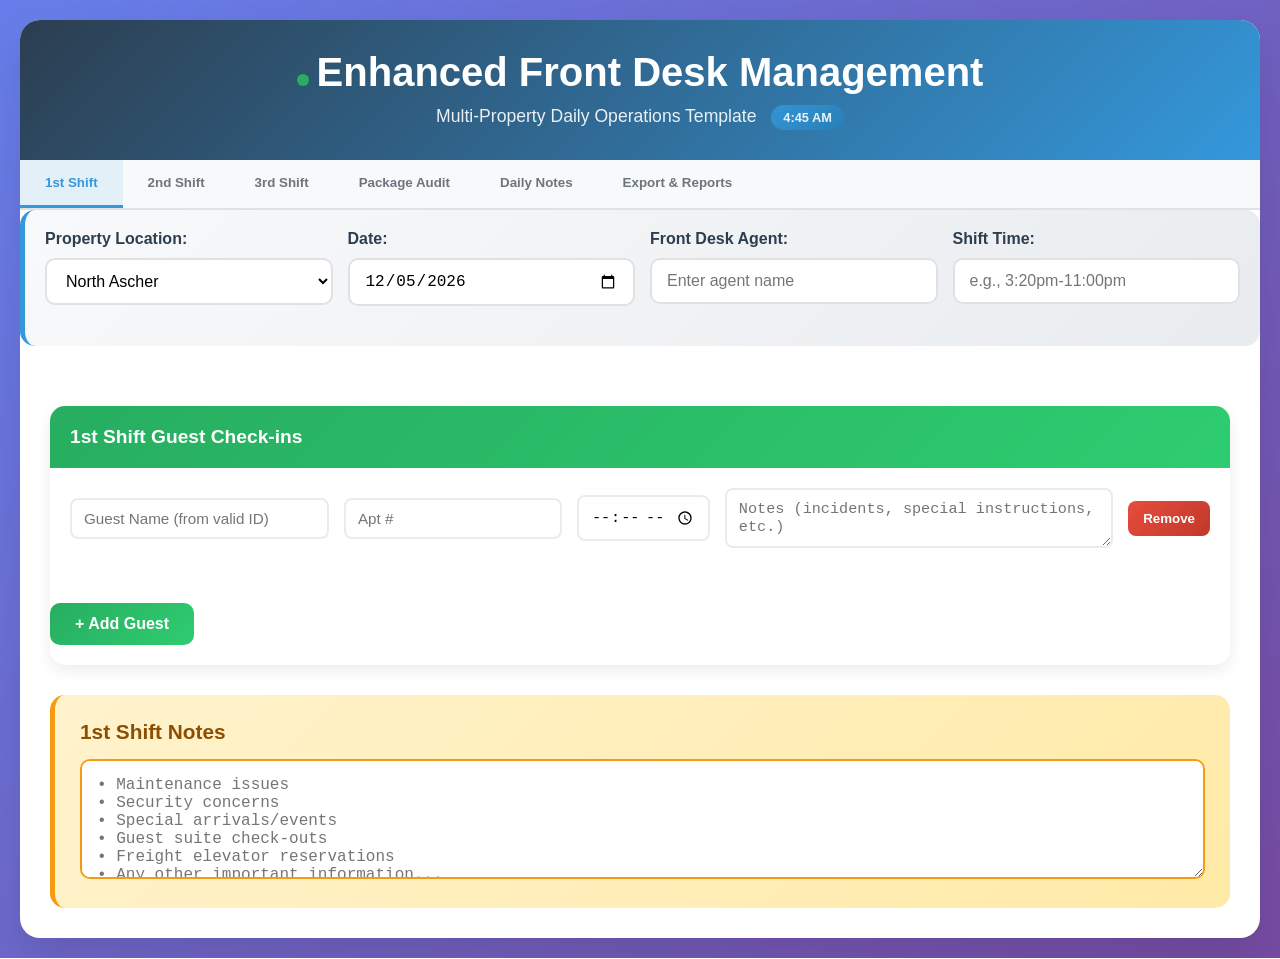
<file: replit-setup/index.html>
<!DOCTYPE html>
<html lang="en">
<head>
    <meta charset="UTF-8">
    <meta name="viewport" content="width=device-width, initial-scale=1.0">
    <title>Enhanced Front Desk Management Template</title>
    <link rel="stylesheet" href="style.css">
</head>
<body>
    <div class="container">
        <div class="header">
            <h1><span class="status-indicator"></span>Enhanced Front Desk Management</h1>
            <p>Multi-Property Daily Operations Template <span class="time-badge" id="currentTime"></span></p>
        </div>

        <div class="tabs">
            <button class="tab-btn active" onclick="showTab('shift1')">1st Shift</button>
            <button class="tab-btn" onclick="showTab('shift2')">2nd Shift</button>
            <button class="tab-btn" onclick="showTab('shift3')">3rd Shift</button>
            <button class="tab-btn" onclick="showTab('packages')">Package Audit</button>
            <button class="tab-btn" onclick="showTab('notes')">Daily Notes</button>
            <button class="tab-btn" onclick="showTab('export')">Export & Reports</button>
        </div>

        <!-- Property Selector (appears on all tabs) -->
        <div class="property-selector">
            <div class="form-grid">
                <div>
                    <label for="propertySelect">Property Location:</label>
                    <select id="propertySelect" onchange="updateProperty()">
                        <option value="north-ascher">North Ascher</option>
                        <option value="property-2">Property 2</option>
                        <option value="property-3">Property 3</option>
                        <option value="property-4">Property 4</option>
                        <option value="property-5">Property 5</option>
                        <option value="property-6">Property 6</option>
                        <option value="property-7">Property 7</option>
                        <option value="property-8">Property 8</option>
                        <option value="property-9">Property 9</option>
                        <option value="property-10">Property 10</option>
                        <option value="property-11">Property 11</option>
                        <option value="property-12">Property 12</option>
                    </select>
                </div>
                <div>
                    <label for="dateInput">Date:</label>
                    <input type="date" id="dateInput">
                </div>
                <div>
                    <label for="agentName">Front Desk Agent:</label>
                    <input type="text" id="agentName" placeholder="Enter agent name">
                </div>
                <div>
                    <label for="shiftTime">Shift Time:</label>
                    <input type="text" id="shiftTime" placeholder="e.g., 3:20pm-11:00pm">
                </div>
            </div>
        </div>

        <!-- 1st Shift Tab -->
        <div class="tab-content active" id="shift1">
            <div class="guest-log">
                <div class="guest-log-header">
                    1st Shift Guest Check-ins
                </div>
                <div id="shift1Guests">
                    <div class="guest-entry">
                        <div class="guest-form">
                            <input type="text" placeholder="Guest Name (from valid ID)" required>
                            <input type="text" placeholder="Apt #" required>
                            <input type="time" required>
                            <textarea placeholder="Notes (incidents, special instructions, etc.)" rows="2"></textarea>
                            <button class="btn" onclick="removeGuest(this)">Remove</button>
                        </div>
                    </div>
                </div>
                <button class="btn-add" onclick="addGuest('shift1Guests')">+ Add Guest</button>
            </div>

            <div class="notes-section">
                <h3>1st Shift Notes</h3>
                <textarea id="shift1Notes" placeholder="• Maintenance issues&#10;• Security concerns&#10;• Special arrivals/events&#10;• Guest suite check-outs&#10;• Freight elevator reservations&#10;• Any other important information..."></textarea>
            </div>
        </div>

        <!-- 2nd Shift Tab -->
        <div class="tab-content" id="shift2">
            <div class="guest-log">
                <div class="guest-log-header">
                    2nd Shift Guest Check-ins
                </div>
                <div id="shift2Guests">
                    <div class="guest-entry">
                        <div class="guest-form">
                            <input type="text" placeholder="Guest Name (from valid ID)" required>
                            <input type="text" placeholder="Apt #" required>
                            <input type="time" required>
                            <textarea placeholder="Notes (incidents, special instructions, etc.)" rows="2"></textarea>
                            <button class="btn" onclick="removeGuest(this)">Remove</button>
                        </div>
                    </div>
                </div>
                <button class="btn-add" onclick="addGuest('shift2Guests')">+ Add Guest</button>
            </div>

            <div class="notes-section">
                <h3>2nd Shift Notes</h3>
                <textarea id="shift2Notes" placeholder="• Maintenance issues&#10;• Security concerns&#10;• Special arrivals/events&#10;• Guest suite check-ins&#10;• Freight elevator reservations&#10;• Delivery notifications&#10;• Any other important information..."></textarea>
            </div>
        </div>

        <!-- 3rd Shift Tab -->
        <div class="tab-content" id="shift3">
            <div class="guest-log">
                <div class="guest-log-header">
                    3rd Shift Guest Check-ins
                </div>
                <div id="shift3Guests">
                    <div class="guest-entry">
                        <div class="guest-form">
                            <input type="text" placeholder="Guest Name (from valid ID)" required>
                            <input type="text" placeholder="Apt #" required>
                            <input type="time" required>
                            <textarea placeholder="Notes (incidents, special instructions, etc.)" rows="2"></textarea>
                            <button class="btn" onclick="removeGuest(this)">Remove</button>
                        </div>
                    </div>
                </div>
                <button class="btn-add" onclick="addGuest('shift3Guests')">+ Add Guest</button>
            </div>

            <div class="notes-section">
                <h3>3rd Shift Notes</h3>
                <textarea id="shift3Notes" placeholder="• Maintenance issues&#10;• Security concerns&#10;• Special arrivals/events&#10;• Camera monitoring notes&#10;• Any other important information..."></textarea>
            </div>
        </div>

        <!-- Package Audit Tab -->
        <div class="tab-content" id="packages">
            <h2 style="margin-bottom: 20px; color: #2c3e50;">Package Audit System</h2>

            <!-- 1st Shift Packages -->
            <h3 style="color: #27ae60; margin: 20px 0 15px 0;">1st Shift Package Audit</h3>
            <div class="package-grid" id="shift1Packages">
                <div class="package-section">
                    <h4>Oversized</h4>
                    <input type="number" min="0" value="0" onchange="updatePackageTotal()">
                </div>
                <div class="package-section">
                    <h4>1st Shelf</h4>
                    <input type="number" min="0" value="0" onchange="updatePackageTotal()">
                </div>
                <div class="package-section">
                    <h4>2nd Shelf</h4>
                    <input type="number" min="0" value="0" onchange="updatePackageTotal()">
                </div>
                <div class="package-section">
                    <h4>3rd Shelf</h4>
                    <input type="number" min="0" value="0" onchange="updatePackageTotal()">
                </div>
                <div class="package-section">
                    <h4>4th Shelf</h4>
                    <input type="number" min="0" value="0" onchange="updatePackageTotal()">
                </div>
                <div class="package-section">
                    <h4>Bin 1</h4>
                    <input type="number" min="0" value="0" onchange="updatePackageTotal()">
                </div>
                <div class="package-section">
                    <h4>Bin 2</h4>
                    <input type="number" min="0" value="0" onchange="updatePackageTotal()">
                </div>
                <div class="package-section">
                    <h4>Bin 3</h4>
                    <input type="number" min="0" value="0" onchange="updatePackageTotal()">
                </div>
                <div class="package-section">
                    <h4>Bin 4</h4>
                    <input type="number" min="0" value="0" onchange="updatePackageTotal()">
                </div>
                <div class="package-section">
                    <h4>Bin 5</h4>
                    <input type="number" min="0" value="0" onchange="updatePackageTotal()">
                </div>
                <div class="package-section">
                    <h4>Bin 6</h4>
                    <input type="number" min="0" value="0" onchange="updatePackageTotal()">
                </div>
            </div>

            <!-- 2nd Shift Packages -->
            <h3 style="color: #e67e22; margin: 30px 0 15px 0;">2nd Shift Package Audit</h3>
            <div class="package-grid" id="shift2Packages">
                <div class="package-section">
                    <h4>Oversized</h4>
                    <input type="number" min="0" value="0" onchange="updatePackageTotal()">
                </div>
                <div class="package-section">
                    <h4>1st Shelf</h4>
                    <input type="number" min="0" value="0" onchange="updatePackageTotal()">
                </div>
                <div class="package-section">
                    <h4>2nd Shelf</h4>
                    <input type="number" min="0" value="0" onchange="updatePackageTotal()">
                </div>
                <div class="package-section">
                    <h4>3rd Shelf</h4>
                    <input type="number" min="0" value="0" onchange="updatePackageTotal()">
                </div>
                <div class="package-section">
                    <h4>4th Shelf</h4>
                    <input type="number" min="0" value="0" onchange="updatePackageTotal()">
                </div>
                <div class="package-section">
                    <h4>Bin 1</h4>
                    <input type="number" min="0" value="0" onchange="updatePackageTotal()">
                </div>
                <div class="package-section">
                    <h4>Bin 2</h4>
                    <input type="number" min="0" value="0" onchange="updatePackageTotal()">
                </div>
                <div class="package-section">
                    <h4>Bin 3</h4>
                    <input type="number" min="0" value="0" onchange="updatePackageTotal()">
                </div>
                <div class="package-section">
                    <h4>Bin 4</h4>
                    <input type="number" min="0" value="0" onchange="updatePackageTotal()">
                </div>
                <div class="package-section">
                    <h4>Bin 5</h4>
                    <input type="number" min="0" value="0" onchange="updatePackageTotal()">
                </div>
                <div class="package-section">
                    <h4>Bin 6</h4>
                    <input type="number" min="0" value="0" onchange="updatePackageTotal()">
                </div>
            </div>

            <!-- 3rd Shift Packages -->
            <h3 style="color: #9b59b6; margin: 30px 0 15px 0;">3rd Shift Package Audit</h3>
            <div class="package-grid" id="shift3Packages">
                <div class="package-section">
                    <h4>Oversized</h4>
                    <input type="number" min="0" value="0" onchange="updatePackageTotal()">
                </div>
                <div class="package-section">
                    <h4>1st Shelf</h4>
                    <input type="number" min="0" value="0" onchange="updatePackageTotal()">
                </div>
                <div class="package-section">
                    <h4>2nd Shelf</h4>
                    <input type="number" min="0" value="0" onchange="updatePackageTotal()">
                </div>
                <div class="package-section">
                    <h4>3rd Shelf</h4>
                    <input type="number" min="0" value="0" onchange="updatePackageTotal()">
                </div>
                <div class="package-section">
                    <h4>4th Shelf</h4>
                    <input type="number" min="0" value="0" onchange="updatePackageTotal()">
                </div>
                <div class="package-section">
                    <h4>Bin 1</h4>
                    <input type="number" min="0" value="0" onchange="updatePackageTotal()">
                </div>
                <div class="package-section">
                    <h4>Bin 2</h4>
                    <input type="number" min="0" value="0" onchange="updatePackageTotal()">
                </div>
                <div class="package-section">
                    <h4>Bin 3</h4>
                    <input type="number" min="0" value="0" onchange="updatePackageTotal()">
                </div>
                <div class="package-section">
                    <h4>Bin 4</h4>
                    <input type="number" min="0" value="0" onchange="updatePackageTotal()">
                </div>
                <div class="package-section">
                    <h4>Bin 5</h4>
                    <input type="number" min="0" value="0" onchange="updatePackageTotal()">
                </div>
                <div class="package-section">
                    <h4>Bin 6</h4>
                    <input type="number" min="0" value="0" onchange="updatePackageTotal()">
                </div>
            </div>

            <div class="package-total">
                Total Packages on Site: <span id="grandTotal">0</span>
            </div>
        </div>

        <!-- Daily Notes Tab -->
        <div class="tab-content" id="notes">
            <div class="checklist">
                <div class="checklist-header">
                    Daily Duties Checklist
                </div>
                <div class="checklist-item">
                    <input type="checkbox" id="duty1">
                    <label for="duty1">Cleaned Lobby/Hallways/Elevators (All Shifts)</label>
                </div>
                <div class="checklist-item">
                    <input type="checkbox" id="duty2">
                    <label for="duty2">Cleaned coffee area and refilled all supplies</label>
                </div>
                <div class="checklist-item">
                    <input type="checkbox" id="duty3">
                    <label for="duty3">Assisted residents, guests, and vendors</label>
                </div>
                <div class="checklist-item">
                    <input type="checkbox" id="duty4">
                    <label for="duty4">Confirmed all visitor and vendor access</label>
                </div>
                <div class="checklist-item">
                    <input type="checkbox" id="duty5">
                    <label for="duty5">Conducted package audit at beginning of shift</label>
                </div>
                <div class="checklist-item">
                    <input type="checkbox" id="duty6">
                    <label for="duty6">Organized and labeled incoming packages</label>
                </div>
                <div class="checklist-item">
                    <input type="checkbox" id="duty7">
                    <label for="duty7">Marked packages in Entry as picked up</label>
                </div>
                <div class="checklist-item">
                    <input type="checkbox" id="duty8">
                    <label for="duty8">Monitored cameras (3rd Shift task)</label>
                </div>
                <div class="checklist-item">
                    <input type="checkbox" id="duty9">
                    <label for="duty9">Charged concierge desk phone</label>
                </div>
                <div class="checklist-item">
                    <input type="checkbox" id="duty10">
                    <label for="duty10">Audited lock box at beginning and end of shift</label>
                </div>
            </div>

            <div class="notes-section" style="margin-top: 30px;">
                <h3>Engineering / Building Security Notes</h3>
                <textarea id="engineeringNotes" placeholder="• Building maintenance issues&#10;• Security incidents or concerns&#10;• Equipment malfunctions&#10;• Safety notifications&#10;• Any infrastructure-related notes..."></textarea>
            </div>

            <div class="notes-section">
                <h3>Resident/Front Desk Notes</h3>
                <textarea id="residentNotes" placeholder="• Resident requests&#10;• Visitor notifications&#10;• Package delivery notes&#10;• Special accommodations&#10;• Communication from management&#10;• Any resident-related information..."></textarea>
            </div>
        </div>

        <!-- Export & Reports Tab -->
        <div class="tab-content" id="export">
            <h2 style="margin-bottom: 20px; color: #2c3e50;">Export & Reports</h2>

            <div class="export-section">
                <h3 style="color: #155724; margin-bottom: 20px;">Export Options</h3>
                <p style="margin-bottom: 20px; color: #2c3e50;">Generate reports and export your daily data</p>

                <button class="export-btn" onclick="exportToPDF()">📄 Export to PDF</button>
                <button class="export-btn" onclick="printReport()">🖨️ Print Report</button>
                <button class="export-btn" onclick="saveToLocalStorage()">💾 Save Draft</button>
                <button class="export-btn" onclick="loadFromLocalStorage()">📂 Load Draft</button>
                <button class="export-btn" onclick="clearAll()">🗑️ Clear All Data</button>
            </div>

            <div class="notes-section" style="margin-top: 30px;">
                <h3>Report Summary</h3>
                <div id="reportSummary" style="background: white; padding: 20px; border-radius: 10px; margin-top: 15px;">
                    <p><strong>Property:</strong> <span id="summaryProperty">Not selected</span></p>
                    <p><strong>Date:</strong> <span id="summaryDate">Not set</span></p>
                    <p><strong>Agent:</strong> <span id="summaryAgent">Not set</span></p>
                    <p><strong>Total Guests (All Shifts):</strong> <span id="summaryGuests">0</span></p>
                    <p><strong>Total Packages:</strong> <span id="summaryPackages">0</span></p>
                    <p><strong>Checklist Completion:</strong> <span id="summaryChecklist">0/10</span></p>
                </div>
            </div>
        </div>
    </div>

    <script src="script.js"></script>
</body>
</html>
</file>
<file: replit-setup/style.css>
* {
    margin: 0;
    padding: 0;
    box-sizing: border-box;
}

body {
    font-family: 'Segoe UI', Tahoma, Geneva, Verdana, sans-serif;
    background: linear-gradient(135deg, #667eea 0%, #764ba2 100%);
    min-height: 100vh;
    padding: 20px;
}

.container {
    max-width: 1400px;
    margin: 0 auto;
    background: white;
    border-radius: 20px;
    box-shadow: 0 20px 40px rgba(0,0,0,0.1);
    overflow: hidden;
}

.header {
    background: linear-gradient(135deg, #2c3e50 0%, #3498db 100%);
    color: white;
    padding: 30px;
    text-align: center;
}

.header h1 {
    font-size: 2.5rem;
    margin-bottom: 10px;
    font-weight: 600;
}

.header p {
    font-size: 1.1rem;
    opacity: 0.9;
}

.tabs {
    display: flex;
    background: #f8f9fa;
    border-bottom: 2px solid #dee2e6;
    overflow-x: auto;
}

.tab-btn {
    background: none;
    border: none;
    padding: 15px 25px;
    cursor: pointer;
    font-weight: 600;
    color: #6c757d;
    transition: all 0.3s ease;
    white-space: nowrap;
    border-bottom: 3px solid transparent;
}

.tab-btn:hover {
    background: rgba(52, 152, 219, 0.1);
    color: #3498db;
}

.tab-btn.active {
    color: #3498db;
    border-bottom-color: #3498db;
    background: rgba(52, 152, 219, 0.1);
}

.tab-content {
    display: none;
    padding: 30px;
}

.tab-content.active {
    display: block;
}

.property-selector {
    margin-bottom: 30px;
    padding: 20px;
    background: linear-gradient(135deg, #f8f9fa 0%, #e9ecef 100%);
    border-radius: 15px;
    border-left: 5px solid #3498db;
}

.property-selector label {
    display: block;
    font-weight: 600;
    margin-bottom: 10px;
    color: #2c3e50;
}

.property-selector select, .property-selector input {
    width: 100%;
    padding: 12px 15px;
    border: 2px solid #dee2e6;
    border-radius: 10px;
    font-size: 1rem;
    transition: all 0.3s ease;
    background: white;
}

.property-selector select:focus, .property-selector input:focus {
    outline: none;
    border-color: #3498db;
    box-shadow: 0 0 0 3px rgba(52, 152, 219, 0.1);
}

.form-grid {
    display: grid;
    grid-template-columns: repeat(auto-fit, minmax(200px, 1fr));
    gap: 15px;
    margin-bottom: 20px;
}

.guest-log {
    background: white;
    border-radius: 15px;
    overflow: hidden;
    box-shadow: 0 5px 15px rgba(0,0,0,0.08);
}

.guest-log-header {
    background: linear-gradient(135deg, #27ae60 0%, #2ecc71 100%);
    color: white;
    padding: 20px;
    font-weight: 600;
    font-size: 1.2rem;
}

.guest-entry {
    padding: 20px;
    border-bottom: 1px solid #f1f2f6;
    transition: all 0.3s ease;
}

.guest-entry:hover {
    background: #f8f9fa;
    transform: translateX(5px);
}

.guest-entry:last-child {
    border-bottom: none;
}

.guest-form {
    display: grid;
    grid-template-columns: 2fr 1fr 1fr 3fr auto;
    gap: 15px;
    align-items: center;
    margin-bottom: 15px;
}

.guest-form input, .guest-form textarea {
    padding: 10px 12px;
    border: 2px solid #e9ecef;
    border-radius: 8px;
    font-size: 0.95rem;
    transition: all 0.3s ease;
}

.guest-form input:focus, .guest-form textarea:focus {
    outline: none;
    border-color: #3498db;
    box-shadow: 0 0 0 3px rgba(52, 152, 219, 0.1);
}

.guest-form textarea {
    resize: vertical;
    min-height: 40px;
}

.btn {
    background: linear-gradient(135deg, #e74c3c 0%, #c0392b 100%);
    color: white;
    border: none;
    padding: 10px 15px;
    border-radius: 8px;
    cursor: pointer;
    font-weight: 600;
    transition: all 0.3s ease;
}

.btn:hover {
    transform: translateY(-2px);
    box-shadow: 0 5px 15px rgba(231, 76, 60, 0.3);
}

.btn-add {
    background: linear-gradient(135deg, #27ae60 0%, #2ecc71 100%);
    color: white;
    border: none;
    padding: 12px 25px;
    border-radius: 10px;
    cursor: pointer;
    font-weight: 600;
    font-size: 1rem;
    margin: 20px 0;
    transition: all 0.3s ease;
}

.btn-add:hover {
    transform: translateY(-2px);
    box-shadow: 0 5px 15px rgba(39, 174, 96, 0.3);
}

.notes-section {
    margin-top: 30px;
    padding: 25px;
    background: linear-gradient(135deg, #fff3cd 0%, #ffeaa7 100%);
    border-radius: 15px;
    border-left: 5px solid #f39c12;
}

.notes-section h3 {
    color: #8d4e00;
    margin-bottom: 15px;
    font-size: 1.3rem;
}

.notes-section textarea {
    width: 100%;
    min-height: 120px;
    padding: 15px;
    border: 2px solid #f39c12;
    border-radius: 10px;
    font-size: 1rem;
    resize: vertical;
    background: white;
    transition: all 0.3s ease;
}

.notes-section textarea:focus {
    outline: none;
    border-color: #e67e22;
    box-shadow: 0 0 0 3px rgba(243, 156, 18, 0.1);
}

.package-grid {
    display: grid;
    grid-template-columns: repeat(auto-fit, minmax(120px, 1fr));
    gap: 15px;
    margin-bottom: 20px;
}

.package-section {
    background: white;
    border: 2px solid #e9ecef;
    border-radius: 12px;
    padding: 15px;
    text-align: center;
    transition: all 0.3s ease;
}

.package-section:hover {
    border-color: #3498db;
    transform: translateY(-3px);
    box-shadow: 0 5px 20px rgba(52, 152, 219, 0.1);
}

.package-section h4 {
    color: #2c3e50;
    margin-bottom: 10px;
    font-size: 0.95rem;
    font-weight: 600;
}

.package-section input {
    width: 100%;
    padding: 8px;
    border: 1px solid #dee2e6;
    border-radius: 6px;
    text-align: center;
    font-weight: bold;
    transition: all 0.3s ease;
}

.package-section input:focus {
    outline: none;
    border-color: #3498db;
    box-shadow: 0 0 0 2px rgba(52, 152, 219, 0.1);
}

.package-total {
    background: linear-gradient(135deg, #9b59b6 0%, #8e44ad 100%);
    color: white;
    padding: 20px;
    border-radius: 15px;
    text-align: center;
    margin-top: 20px;
    font-size: 1.2rem;
    font-weight: bold;
}

.checklist {
    background: white;
    border-radius: 15px;
    overflow: hidden;
    box-shadow: 0 5px 15px rgba(0,0,0,0.08);
}

.checklist-header {
    background: linear-gradient(135deg, #e67e22 0%, #d35400 100%);
    color: white;
    padding: 20px;
    font-weight: 600;
    font-size: 1.2rem;
}

.checklist-item {
    padding: 15px 20px;
    border-bottom: 1px solid #f1f2f6;
    display: flex;
    align-items: center;
    transition: all 0.3s ease;
}

.checklist-item:hover {
    background: #f8f9fa;
}

.checklist-item:last-child {
    border-bottom: none;
}

.checklist-item input[type="checkbox"] {
    margin-right: 15px;
    transform: scale(1.2);
    accent-color: #27ae60;
}

.checklist-item label {
    font-size: 0.95rem;
    color: #2c3e50;
    cursor: pointer;
    flex: 1;
}

.export-section {
    margin-top: 30px;
    padding: 25px;
    background: linear-gradient(135deg, #d4edda 0%, #c3e6cb 100%);
    border-radius: 15px;
    border-left: 5px solid #28a745;
    text-align: center;
}

.export-btn {
    background: linear-gradient(135deg, #28a745 0%, #20c997 100%);
    color: white;
    border: none;
    padding: 15px 30px;
    border-radius: 12px;
    cursor: pointer;
    font-weight: 600;
    font-size: 1.1rem;
    margin: 10px;
    transition: all 0.3s ease;
}

.export-btn:hover {
    transform: translateY(-3px);
    box-shadow: 0 8px 25px rgba(40, 167, 69, 0.3);
}

.time-badge {
    background: linear-gradient(135deg, #3498db 0%, #2980b9 100%);
    color: white;
    padding: 5px 12px;
    border-radius: 20px;
    font-size: 0.8rem;
    font-weight: 600;
    display: inline-block;
    margin-left: 10px;
}

.status-indicator {
    width: 12px;
    height: 12px;
    border-radius: 50%;
    background: #27ae60;
    display: inline-block;
    margin-right: 8px;
    animation: pulse 2s infinite;
}

@keyframes pulse {
    0% { opacity: 1; }
    50% { opacity: 0.5; }
    100% { opacity: 1; }
}

/* Mobile Responsive */
@media (max-width: 768px) {
    .guest-form {
        grid-template-columns: 1fr;
        gap: 10px;
    }

    .package-grid {
        grid-template-columns: repeat(auto-fit, minmax(100px, 1fr));
    }

    .form-grid {
        grid-template-columns: 1fr;
    }

    .header h1 {
        font-size: 2rem;
    }

    .container {
        margin: 10px;
    }
}
</file>
